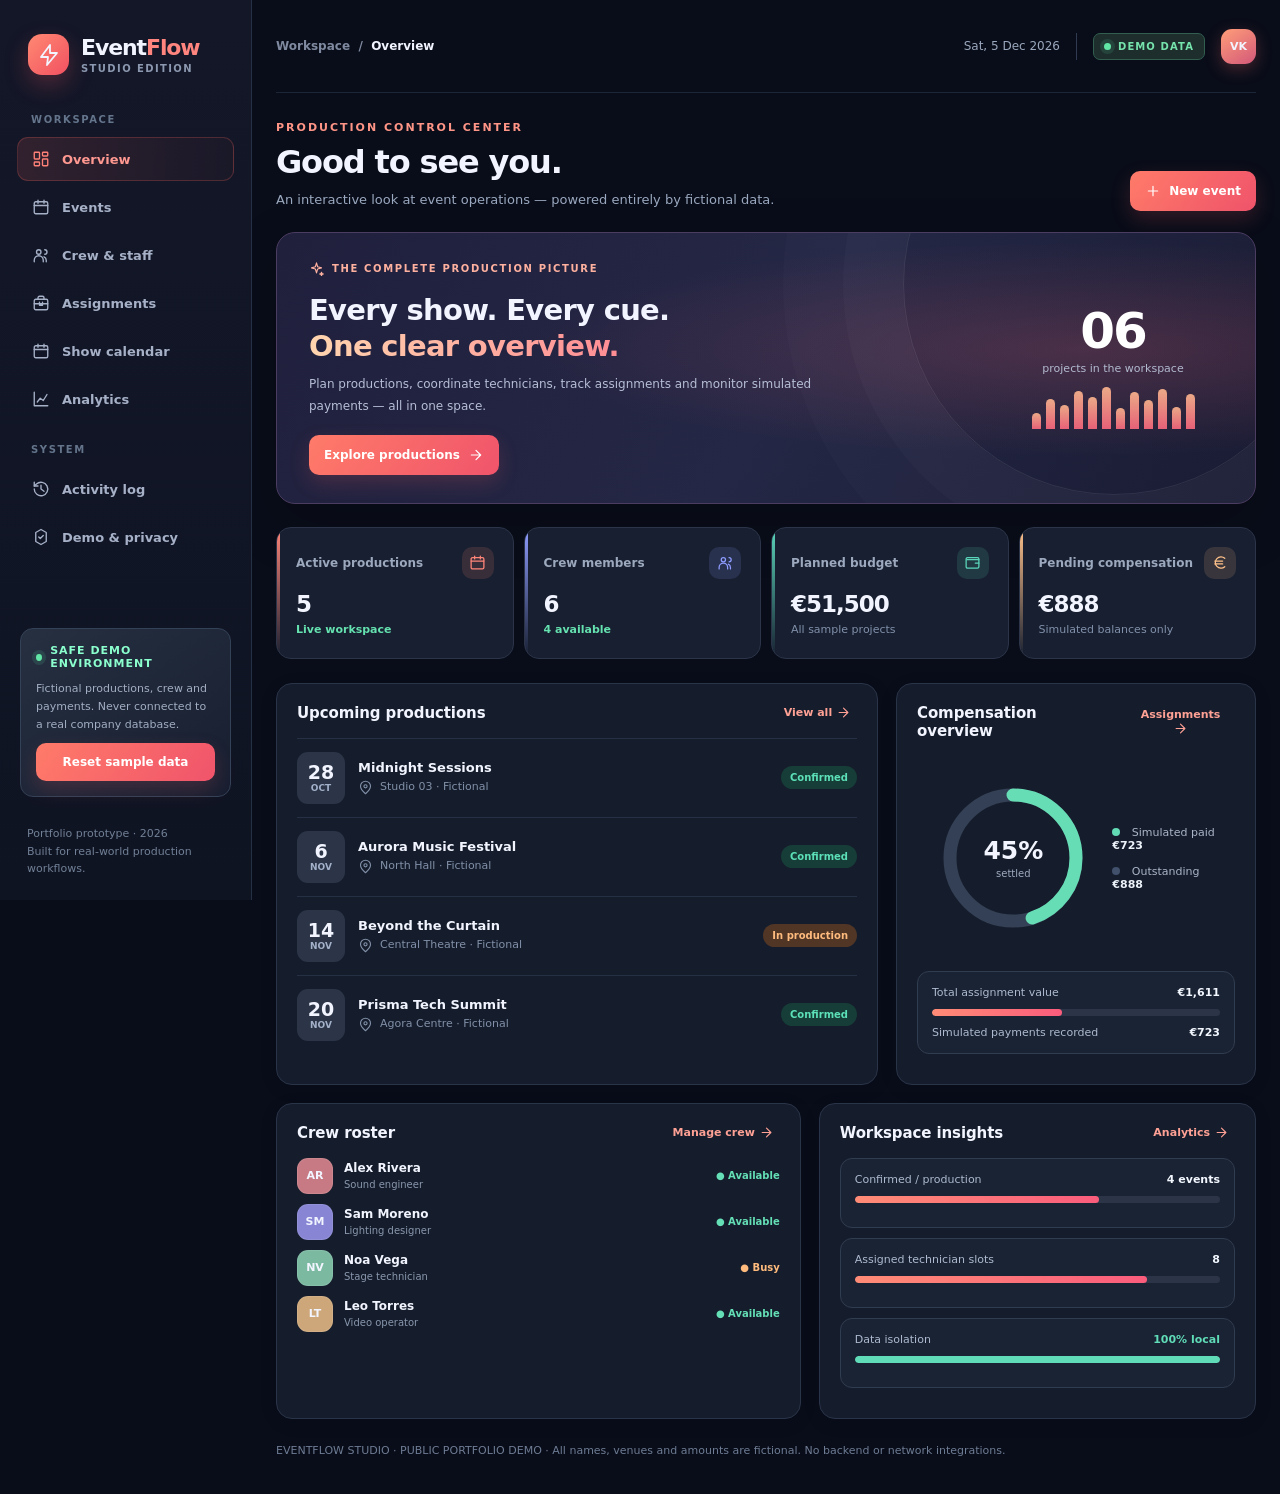
<file: index.html>
<!doctype html>
<html lang="en">
<head>
  <meta charset="utf-8">
  <meta name="viewport" content="width=device-width, initial-scale=1">
  <meta name="referrer" content="no-referrer">
  <meta name="theme-color" content="#090d19">
  <meta name="description" content="EventFlow Studio is an interactive, safe portfolio demonstration of fictional event planning, crew coordination, and financial reporting.">
  <title>EventFlow Studio — Live Production Management Demo</title>
  <link rel="icon" href="./favicon.svg" type="image/svg+xml">
  <link rel="stylesheet" href="./studio.css?build=20261017-3">
  <style>
    html,body{min-height:100%;margin:0;background:#090d19;color:#f2f5ff;font-family:system-ui,sans-serif}
    #boot{max-width:480px;margin:17vh auto;padding:30px;text-align:center}
    #boot strong{font-size:27px;letter-spacing:-.8px}
    #boot strong span{color:#fc746e}
    #boot p{color:#98a6bc;font-size:13px;line-height:1.7}
    .boot-orb{height:44px;width:44px;margin:0 auto 19px;background:linear-gradient(130deg,#fc8a75,#ef5267);border-radius:13px;box-shadow:0 0 40px #f35a6a44}
  </style>
</head>
<body>
  <div id="app">
    <div id="boot">
      <div class="boot-orb"></div>
      <strong>Event<span>Flow</span> Studio</strong>
      <p>Launching your interactive production workspace…</p>
      <p>Public portfolio demo · Fictional data only · No company connections</p>
    </div>
  </div>
  <noscript><p style="text-align:center">JavaScript is required for this interactive demonstration.</p></noscript>
  <script src="./studio.js?build=20261017-3" defer></script>
  <script>
    window.addEventListener('load', function () {
      if (window.__eventflowReady) return;
      var boot = document.getElementById('boot');
      if (boot) boot.innerHTML =
        '<strong>Event<span>Flow</span> Studio</strong>' +
        '<p>We could not start the interactive demo. Try a hard refresh (Ctrl + F5). If it still fails, check whether studio.js was blocked in the browser console.</p>' +
        '<p><a href="https://github.com/vicentektek/eventflow-demo" style="color:#ff9d92">View source on GitHub</a></p>';
    });
  </script>
</body>
</html>
</file>
<file: studio.css>
:root{color-scheme:dark;--bg:#090d19;--panel:#131a2a;--panel2:#182033;--border:#273149;--text:#f2f5ff;--muted:#98a6bc;--accent:#fc665f;--accent2:#ffae73;--mint:#4fdbb2;--blue:#7a8fff;--shadow:0 20px 55px rgba(0,0,0,.17);font-family:Inter,ui-sans-serif,system-ui,-apple-system,BlinkMacSystemFont,"Segoe UI",sans-serif;font-synthesis:none}
*{box-sizing:border-box}html{scroll-behavior:smooth}body{margin:0;background:var(--bg);color:var(--text);min-width:310px;overflow-x:hidden}button,input,select,textarea{font:inherit}button{cursor:pointer}button:focus-visible,input:focus-visible,select:focus-visible{outline:2px solid var(--blue);outline-offset:3px}a{color:inherit;text-decoration:none}.shell{display:flex;min-height:100vh}.sidebar{width:252px;flex:none;position:sticky;top:0;align-self:flex-start;height:100vh;background:linear-gradient(180deg,#131728 0%,#0f1423 100%);border-right:1px solid #263045;padding:29px 17px 22px;display:flex;flex-direction:column;z-index:7}.logo{display:flex;align-items:center;gap:12px;padding:5px 11px 27px}.logo-mark{width:41px;height:41px;border-radius:14px;background:linear-gradient(135deg,#ff8972,#f15161);display:grid;place-items:center;box-shadow:0 10px 23px #f1586144}.logo-mark svg{width:24px;height:24px}.logo-word{font-weight:850;font-size:22px;letter-spacing:-1.1px}.logo-word em{font-style:normal;color:#ff857e}.logo-sub{font-size:10px;letter-spacing:1.4px;font-weight:800;color:#8b98af;margin-top:3px}.side-section{font-size:10px;color:#64748b;letter-spacing:1.6px;font-weight:800;margin:12px 14px}.nav-list{display:grid;gap:4px}.nav-link{border:1px solid transparent;display:flex;align-items:center;gap:12px;padding:12px 14px;color:#a6b1c8;border-radius:11px;width:100%;background:transparent;text-align:left;font-size:13px;font-weight:650;transition:background .15s,color .15s}.nav-link svg{height:18px;width:18px}.nav-link:hover{background:#20293a;color:#f9faff}.nav-link.active{background:linear-gradient(90deg,#fc665f23,#fc665f08);color:#ff9890;border-color:#fc665f3a}.nav-link.active svg{color:#ff8178}.sidebar-end{margin-top:auto}.demo-box{margin:15px 3px;padding:15px;background:linear-gradient(145deg,#263041,#171e30);border:1px solid #344257;border-radius:13px}.demo-box .mini{display:flex;align-items:center;gap:8px;font-size:11px;color:#8bffce;font-weight:850;letter-spacing:1px}.pulse-dot{width:7px;height:7px;border-radius:50%;background:#61e6a6;box-shadow:0 0 0 4px #61e6a620}.demo-box p{font-size:11px;line-height:1.6;color:#a2aec3;margin:10px 0}.outline-small{background:#283448;color:#e4ebfa;border:1px solid #3b4960;border-radius:8px;padding:9px 11px;font-size:11px;font-weight:750;width:100%}.outline-small:hover{background:#35445e}.credit{padding:13px 10px 0;color:#718096;font-size:11px;line-height:1.6}.content{min-width:0;flex:1;max-width:1820px;width:100%;padding:0 40px 44px}.topbar{height:93px;display:flex;justify-content:space-between;align-items:center;gap:18px;border-bottom:1px solid #1d2637;margin-bottom:28px}.breadcrumb{font-size:12px;color:#7f8aa1;font-weight:650}.breadcrumb b{color:#f2f5ff}.topright{display:flex;align-items:center;gap:16px}.clock{font-size:12px;color:#9aa7bc}.avatar-user{width:35px;height:35px;border-radius:11px;background:linear-gradient(145deg,#ff9e79,#d35879);display:grid;place-items:center;font-size:11px;font-weight:850;box-shadow:0 5px 16px #ff6e7040}.tiny-divider{width:1px;height:27px;background:#303b51}.demo-chip{display:inline-flex;align-items:center;gap:7px;background:#1d2e2d;border:1px solid #315e4e;color:#76e3ac;padding:7px 10px;font-weight:800;font-size:10px;letter-spacing:1.1px;border-radius:7px}.view-header{display:flex;align-items:flex-end;justify-content:space-between;gap:14px;margin-bottom:21px}.eyebrow{font-size:11px;font-weight:850;letter-spacing:2px;text-transform:uppercase;color:#ff9587;margin-bottom:10px}.view-header h1{font-size:32px;letter-spacing:-1.15px;line-height:1.15;margin:0 0 8px;font-weight:825}.sub{color:#9ba9c0;font-size:13px;line-height:1.7;margin:0}.header-actions{display:flex;gap:9px;align-items:center;flex-wrap:wrap}.btn{background:linear-gradient(125deg,#ff7b69,#f0546b);color:white;display:inline-flex;justify-content:center;align-items:center;gap:8px;padding:12px 15px;border:0;border-radius:10px;font-weight:750;font-size:12px;box-shadow:0 8px 20px #ed5a6330;transition:transform .15s,filter .15s}.btn svg{width:16px;height:16px}.btn:hover{transform:translateY(-1px);filter:brightness(1.09)}.btn:disabled{opacity:.45;cursor:not-allowed;transform:none}.btn.ghost{background:#222b3b;border:1px solid #344158;color:#dce4f4;box-shadow:none}.btn.ghost:hover{background:#2b3649}.btn.small{padding:8px 11px;font-size:11px;border-radius:8px}.btn.negative{background:#43232c;color:#ffb6b9;box-shadow:none}.hero{position:relative;overflow:hidden;display:flex;justify-content:space-between;gap:18px;background:radial-gradient(ellipse at 82% 43%,#ef657435 0,transparent 49%),linear-gradient(120deg,#20203d 0%,#242745 52%,#1a1c34 100%);border:1px solid #4b3c61;border-radius:19px;padding:28px 32px;min-height:193px;margin-bottom:23px;box-shadow:var(--shadow)}.hero:after{content:"";position:absolute;right:-70px;top:-160px;width:420px;height:420px;border:1px solid #ffffff16;border-radius:50%;box-shadow:0 0 0 60px #ffffff05,0 0 0 120px #ffffff04;pointer-events:none}.hero-copy{position:relative;z-index:2;max-width:560px}.hero .overline{display:flex;align-items:center;gap:8px;font-size:10px;letter-spacing:1.65px;font-weight:850;color:#ffb19f}.hero h2{font-size:29px;line-height:1.25;margin:16px 0 10px;letter-spacing:-.7px}.hero h2 span{background:linear-gradient(90deg,#ffd5af,#ff8d94);background-clip:text;-webkit-background-clip:text;color:transparent}.hero p{font-size:12px;color:#b6bed5;line-height:1.8;margin:0}.hero .hero-stat{position:relative;z-index:1;align-self:center;min-width:220px;text-align:center}.hero-number{font-size:50px;font-weight:900;letter-spacing:-2px;color:#fff;line-height:1}.hero-stat small{display:block;font-size:11px;color:#b2bad0;margin-top:6px}.bars{display:flex;gap:5px;height:42px;align-items:end;justify-content:center;margin-top:12px}.bars i{display:block;width:9px;background:linear-gradient(#ffb88f,#fc687e);border-radius:5px 5px 0 0;opacity:.9}.metric-grid{display:grid;grid-template-columns:repeat(4,minmax(0,1fr));gap:16px;margin-bottom:24px}.metric{background:#171f30;border:1px solid #2b3449;border-radius:15px;padding:19px 19px 18px;min-height:132px;position:relative;overflow:hidden}.metric:before{content:"";position:absolute;inset:0 auto 0 0;width:3px;background:linear-gradient(180deg,var(--metric-color),transparent)}.metric-top{display:flex;justify-content:space-between;align-items:center}.metric-name{font-size:12px;color:#9ca8bd;font-weight:650}.metric-icon{width:32px;height:32px;border-radius:10px;display:grid;place-items:center;background:color-mix(in srgb,var(--metric-color) 14%,transparent);color:var(--metric-color)}.metric-icon svg{width:17px;height:17px}.metric-value{font-size:27px;font-weight:850;letter-spacing:-1px;margin-top:12px;white-space:nowrap}.metric-foot{font-size:11px;color:#8190aa;margin-top:6px}.metric-foot b{color:#65e2b0}.dashboard-grid{display:grid;grid-template-columns:minmax(0,1.5fr) minmax(300px,1fr);gap:18px}.card{background:#151d2c;border:1px solid #2a3448;border-radius:16px;padding:20px;box-shadow:0 4px 20px #00000010;min-width:0}.card + .card{margin:0}.card-head{display:flex;justify-content:space-between;align-items:center;gap:12px;margin-bottom:16px}.card h3{margin:0;font-size:15px;letter-spacing:-.1px}.tiny-link{background:transparent;color:#ffa195;border:0;font-size:11px;font-weight:700}.event-preview{display:grid;grid-template-columns:48px 1fr auto;gap:13px;align-items:center;padding:13px 0;border-top:1px solid #263044}.date-square{width:48px;height:52px;border-radius:11px;background:#2b3547;display:flex;flex-direction:column;align-items:center;justify-content:center}.date-square b{font-size:19px;line-height:1.1}.date-square small{font-size:9px;color:#a4b1ca;text-transform:uppercase;font-weight:800}.preview-title{font-size:13px;font-weight:750;margin-bottom:4px}.preview-meta{color:#8190a8;font-size:11px;display:flex;align-items:center;gap:7px}.status{display:inline-block;font-size:10px;border-radius:999px;padding:6px 9px;font-weight:800;white-space:nowrap}.status.confirmed,.status.scheduled{color:#5ce0b7;background:#163d37}.status.production{color:#ffbb7d;background:#513626}.status.draft{color:#aab5d1;background:#2d3548}.status.completed{color:#bbc3d5;background:#33394b}.two-col-bottom{display:grid;grid-template-columns:1.2fr 1fr;gap:18px;margin-top:18px}.ring-row{display:flex;align-items:center;justify-content:center;gap:23px;min-height:205px}.ring{width:152px;height:152px;position:relative;flex:none}.ring svg{width:152px;height:152px;transform:rotate(-90deg)}.ring-label{position:absolute;inset:0;display:grid;place-content:center;text-align:center}.ring-label b{font-size:25px;line-height:1}.ring-label small{color:#9eaabf;font-size:10px;margin-top:5px}.legend{display:grid;gap:13px;font-size:11px;color:#aab5c8}.legend b{color:#eef3fa;font-weight:750}.legend span{display:inline-block;width:8px;height:8px;border-radius:50%;margin-right:8px}.mini-panel{background:#1a2333;border:1px solid #303c50;border-radius:12px;padding:14px;margin:10px 0}.mini-row{display:flex;justify-content:space-between;align-items:center;gap:8px;font-size:11px;color:#adbad0}.mini-row b{color:#f3f7ff}.progress{height:7px;background:#2b3547;border-radius:5px;overflow:hidden;margin:10px 0}.progress i{display:block;height:100%;background:linear-gradient(90deg,#ff8c76,#fa5c7c);border-radius:5px}.crew-list{display:grid;gap:10px}.crew-item{display:flex;align-items:center;gap:11px}.person-avatar{width:36px;height:36px;border-radius:11px;display:grid;place-items:center;flex:none;font-size:11px;font-weight:800;border:1px solid #ffffff18}.person-info{min-width:0;flex:1}.person-info b{display:block;font-size:12px}.person-info small{display:block;color:#8997ad;font-size:10px;margin-top:4px}.availability{color:#64dfb6;font-size:10px;font-weight:700}.availability.busy{color:#ffbb7d}.table-wrap{overflow-x:auto;border:1px solid #293449;border-radius:13px;background:#151d2c}.data-table{width:100%;border-collapse:collapse;min-width:650px}.data-table th{text-align:left;font-weight:750;text-transform:uppercase;letter-spacing:1px;font-size:10px;color:#8290a9;background:#1b2535;padding:14px 16px;white-space:nowrap}.data-table td{font-size:12px;color:#c6d2e3;padding:15px 16px;border-top:1px solid #263246}.data-table tr:hover td{background:#1a2635}.data-table td strong{color:#f0f4ff;font-weight:750}.data-table td small{display:block;color:#8795aa;font-size:10px;margin-top:5px}.table-actions{display:flex;gap:6px}.icon-btn{background:#222f40;border:1px solid #354258;color:#b8c5d7;border-radius:8px;padding:7px;display:inline-grid;place-items:center;transition:background .15s}.icon-btn:hover{background:#354258}.icon-btn svg{width:15px;height:15px}.filters{display:flex;justify-content:space-between;align-items:center;gap:12px;margin:0 0 18px;flex-wrap:wrap}.search{display:flex;gap:8px;align-items:center;background:#151d2c;border:1px solid #303b50;padding:0 13px;border-radius:10px;height:42px;min-width:min(290px,100%)}.search svg{height:16px;width:16px;color:#7789a4}.search input{background:transparent;color:white;border:0;outline:none;width:100%;font-size:12px}.tabs{display:flex;flex-wrap:wrap;gap:5px;background:#141e2c;padding:5px;border-radius:10px;border:1px solid #2a3649}.tab{background:transparent;color:#8998b1;border:0;font-size:11px;font-weight:750;padding:9px 13px;border-radius:8px}.tab.active{background:#303a4e;color:#fff}.events-grid{display:grid;grid-template-columns:repeat(3,minmax(0,1fr));gap:16px}.event-card{background:linear-gradient(150deg,#1a2333,#131c2a);border:1px solid #313a50;border-radius:15px;overflow:hidden;min-width:0;transition:transform .15s,border-color .15s}.event-card:hover{transform:translateY(-2px);border-color:#485473}.event-cover{height:116px;background:radial-gradient(circle at 75% 10%,var(--ev-accent),transparent 60%),linear-gradient(135deg,#2d304b,#1b2338);padding:15px;display:flex;align-items:flex-start;justify-content:space-between}.event-symbol{width:46px;height:46px;border-radius:13px;display:grid;place-items:center;background:#ffffff1a;border:1px solid #ffffff2a}.event-symbol svg{width:25px;height:25px;color:#fff}.event-content{padding:17px}.event-content h3{font-size:16px;margin:0 0 10px}.event-data{display:grid;gap:8px;color:#95a5ba;font-size:11px}.event-data svg{width:14px;height:14px;vertical-align:middle;margin-right:6px}.event-bottom{display:flex;justify-content:space-between;align-items:center;border-top:1px solid #2d3a4c;margin-top:16px;padding-top:14px}.event-bottom small{color:#a4b1c5}.crew-avatars{display:flex;padding-left:6px}.tiny-avatar{height:28px;width:28px;margin-left:-6px;display:grid;place-items:center;border:2px solid #172033;border-radius:50%;font-size:9px;font-weight:800}.analytics{display:grid;grid-template-columns:1.25fr 1fr;gap:18px}.chart-bars{height:210px;display:flex;align-items:end;justify-content:space-around;gap:11px;border-bottom:1px solid #344053;padding:15px 0 0}.bar-group{height:100%;display:flex;flex-direction:column;justify-content:end;align-items:center;gap:8px;min-width:0;flex:1}.bar-column{background:linear-gradient(0deg,#e7597e,#ffac78);border-radius:7px 7px 3px 3px;min-height:3px;width:min(38px,75%);position:relative;transition:height .4s}.bar-column:hover{filter:brightness(1.16)}.bar-group small{font-size:9px;color:#9ca9bc;overflow:hidden;white-space:nowrap;max-width:100%;text-overflow:ellipsis}.bar-col-2{background:linear-gradient(0deg,#5865dd,#92b8ff)}.cal-header{display:flex;justify-content:space-between;align-items:center;gap:12px;margin-bottom:20px}.month-buttons{display:flex;gap:8px}.cal-grid{display:grid;grid-template-columns:repeat(7,minmax(0,1fr));gap:7px}.cal-weekday{text-align:center;font-size:10px;font-weight:800;letter-spacing:1px;color:#7f90a9;padding:9px 0}.cal-day{border:1px solid #2c384d;background:#182233;border-radius:11px;min-height:112px;padding:11px;overflow:hidden;cursor:pointer;transition:background .15s;min-width:0}.cal-day:hover{background:#222f43}.cal-day.muted{opacity:.38}.cal-day.today{border-color:#fc756e}.cal-num{font-size:12px;font-weight:800;color:#b4c3d8}.cal-event{font-size:10px;white-space:nowrap;overflow:hidden;text-overflow:ellipsis;border-radius:5px;padding:5px 7px;margin-top:8px;background:#e5677740;color:#ffd2d2;border-left:2px solid #fc6f7b}.cal-event:nth-child(3){background:#6477f536;color:#d5dcff;border-color:#7a8fff}.logline{position:relative;padding:0 0 22px 30px;border-left:1px solid #3d485c;margin-left:8px}.logline:before{content:"";position:absolute;top:2px;left:-6px;background:#f57d7b;border:3px solid #172030;border-radius:50%;width:11px;height:11px}.logline b{display:block;font-size:12px;color:#e3ebf8}.logline small{display:block;color:#8796ac;font-size:10px;margin-top:6px}.empty{text-align:center;padding:45px 18px;color:#98a8bf}.empty svg{height:36px;width:36px;color:#fa7d79}.empty h3{color:#f0f4fd}.modal-overlay{position:fixed;inset:0;background:#040711ca;backdrop-filter:blur(8px);z-index:30;display:grid;place-items:center;padding:18px;overflow-y:auto}.modal{width:min(520px,100%);max-height:92vh;overflow:auto;background:#1a2333;border:1px solid #425067;border-radius:19px;padding:25px;box-shadow:0 35px 100px #0008}.modal-top{display:flex;justify-content:space-between;gap:15px;align-items:start;margin-bottom:15px}.modal h2{margin:0;font-size:21px}.modal-note{color:#93a5bf;font-size:12px;line-height:1.6;margin:10px 0 20px}.field{display:grid;gap:7px;margin-bottom:15px}.field span{font-size:11px;color:#b8c5d9;font-weight:750}.field input,.field select{width:100%;color:#f2f5ff;background:#101827;border:1px solid #35455c;padding:12px 13px;border-radius:9px;font-size:13px}.field input::placeholder{color:#5d7089}.form-row{display:grid;grid-template-columns:1fr 1fr;gap:13px}.modal-actions{display:flex;justify-content:flex-end;gap:9px;border-top:1px solid #344056;padding-top:19px;margin-top:23px}.toast-area{position:fixed;bottom:24px;right:24px;z-index:45;display:grid;gap:8px}.toast{background:#27364a;border:1px solid #557067;box-shadow:var(--shadow);padding:13px 16px;border-radius:10px;font-size:12px;color:#deffee;max-width:350px;animation:slidein .2s ease-out}.subtle-note{background:#1b2c30;border:1px solid #325553;color:#a7f4d5;padding:12px 15px;border-radius:10px;font-size:11px;line-height:1.6;margin-bottom:17px}.footnote{font-size:11px;color:#6e7c94;margin-top:23px;line-height:1.7}.kbd{border:1px solid #3b495e;border-radius:5px;padding:3px 6px;color:#9ba9bf;font-size:10px}.privacy-grid{display:grid;grid-template-columns:repeat(3,1fr);gap:14px}.privacy-tile{padding:18px;background:#182235;border:1px solid #303d50;border-radius:12px}.privacy-tile svg{width:23px;height:23px;color:#60dcb8;margin-bottom:14px}.privacy-tile h3{margin:0 0 8px;font-size:13px}.privacy-tile p{font-size:11px;color:#98a8c0;line-height:1.65;margin:0}.mobile-header{display:none}
@keyframes slidein{from{opacity:0;transform:translateY(9px)}to{opacity:1;transform:translateY(0)}}
@media(max-width:1280px){.content{padding:0 24px 34px}.metric-grid{gap:10px}.metric-value{font-size:23px}.events-grid{grid-template-columns:repeat(2,minmax(0,1fr))}.hero-stat{min-width:175px}.dashboard-grid{grid-template-columns:1fr 360px}}
@media(max-width:1020px){.sidebar{width:77px;padding:23px 10px}.logo{padding:5px 7px 25px}.logo-word,.logo-sub,.side-section,.nav-link span,.sidebar-end,.credit{display:none}.nav-link{justify-content:center;padding:12px 10px}.nav-link svg{width:20px;height:20px}.dashboard-grid,.two-col-bottom,.analytics{grid-template-columns:1fr}.hero-stat{display:none}.content{padding:0 25px 30px}}
@media(max-width:700px){.shell{display:block}.sidebar{display:none}.mobile-header{display:flex;position:sticky;top:0;z-index:10;background:#111827eF;backdrop-filter:blur(12px);padding:12px 15px;border-bottom:1px solid #2d3545;gap:10px;align-items:center;overflow-x:auto}.mobile-title{font-size:16px;font-weight:850;margin-right:5px;white-space:nowrap}.mobile-nav{display:flex;gap:6px}.mobile-nav button{border:1px solid #334057;background:#202a3c;border-radius:8px;color:#b9c6d9;padding:7px 9px;font-size:11px;white-space:nowrap}.mobile-nav button.active{color:#ffc1ba;border-color:#f67d7d}.content{padding:0 14px 25px}.topbar{height:66px;margin-bottom:20px}.topright{gap:8px}.clock{display:none}.view-header{align-items:start;flex-direction:column}.view-header h1{font-size:27px}.hero{padding:22px}.hero h2{font-size:23px}.metric-grid{grid-template-columns:repeat(2,minmax(0,1fr));gap:9px}.metric{padding:14px;min-height:119px}.metric-value{font-size:21px}.events-grid{grid-template-columns:1fr}.card{padding:15px}.cal-grid{gap:3px}.cal-day{min-height:77px;padding:5px;border-radius:6px}.cal-weekday{font-size:9px}.cal-num{font-size:10px}.cal-event{font-size:9px;padding:3px;white-space:normal;line-height:1.15}.privacy-grid{grid-template-columns:1fr}.form-row{grid-template-columns:1fr}.toast-area{left:15px;right:15px}.ring-row{gap:12px}.ring{width:130px;height:130px}.ring svg{width:130px;height:130px}}


/* All inline icons are explicitly sized. Unbounded SVGs previously expanded and obscured views. */
svg{display:inline-block;width:18px;height:18px;max-width:100%;vertical-align:middle;flex-shrink:0}
.subtle-note{display:flex;align-items:flex-start;gap:10px}
.subtle-note>svg{width:17px;height:17px;flex:0 0 17px;margin-top:1px}
.hero .overline>svg,.preview-meta>svg,.tiny-link>svg,.mini>svg{width:15px;height:15px}
.privacy-tile>svg{display:block}
.logo-mark svg,.event-symbol svg,.metric-icon svg{display:block}
.event-preview .preview-meta{line-height:1.5}
</file>
